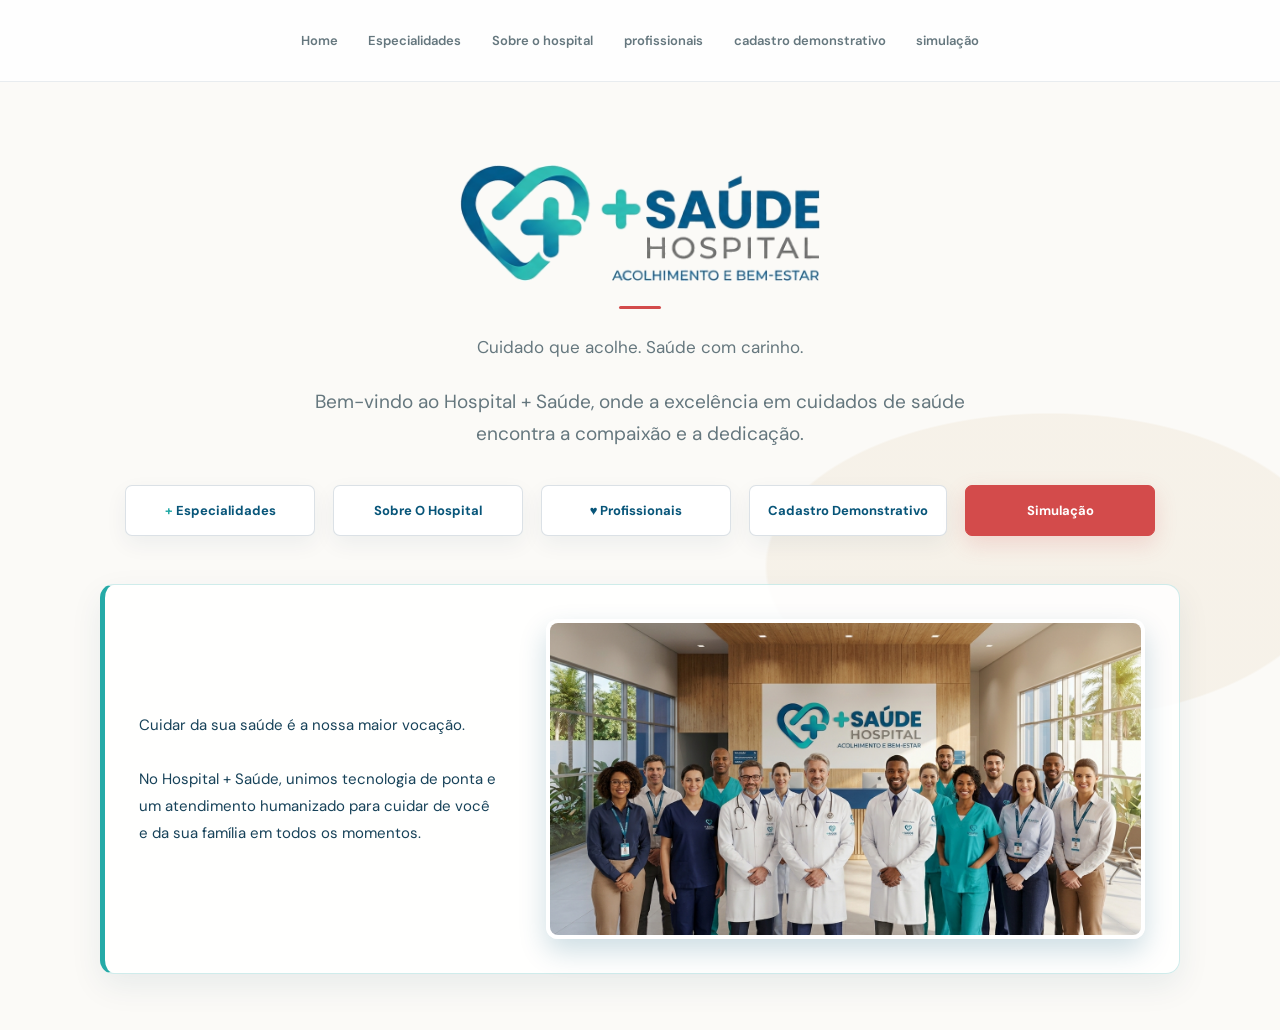
<file: index.html>
<!DOCTYPE html>
<html lang="pt">

<head>
  <meta charset="UTF-8">
  <meta name="viewport" content="width=device-width, initial-scale=1.0">
  <title>bem-vindo ao hospital + saude</title>
  <link rel="stylesheet" href="index.css">
</head>

<body class="pagina-cadastro">
  <nav class="menu-navegacao">
    <a href="index.html">Home</a>
    <a href="Especialidades.html">Especialidades</a>
    <a href="Sobreohospital.html">Sobre o hospital</a>
    <a href="Profissionais.html">profissionais</a>
    <a href="Cadastrodemonstrativo.html">cadastro demonstrativo</a>
    <a href="Simulação.html">simulação</a>
  </nav>


    <img src="assets/logo.png" alt="Logo da empresa" class="logo"> 

 <h2>'{+ saude}'</h2>

    <p class="texto-boas-vindas">Bem-vindo ao Hospital + Saúde, onde a excelência em cuidados de saúde encontra a compaixão e a dedicação.</p>

<button>
    <a href="Especialidades.html">especialidades</a>
</button>

<button>
    <a href="Sobreohospital.html">sobre o hospital</a>
</button>

<button>
    <a href="Profissionais.html">profissionais</a>
</button>

<button>
    <a href="Cadastrodemonstrativo.html">cadastro demonstrativo</a>
</button>

<button>
    <a href="Simulação.html">simulação</a>
</button>

<section class="apresentacao-hospital" aria-label="Sobre o Hospital + Saúde">
    <p>Cuidar da sua saúde é a nossa maior vocação.

No Hospital + Saúde, unimos tecnologia de ponta e um atendimento humanizado para cuidar de você e da sua família em todos os momentos.</p>
    <img src="assets/equipe.png" alt="equipe do Hospital + Saúde" class="imagem-hospital">
</section>
</body>

</html>
</file>
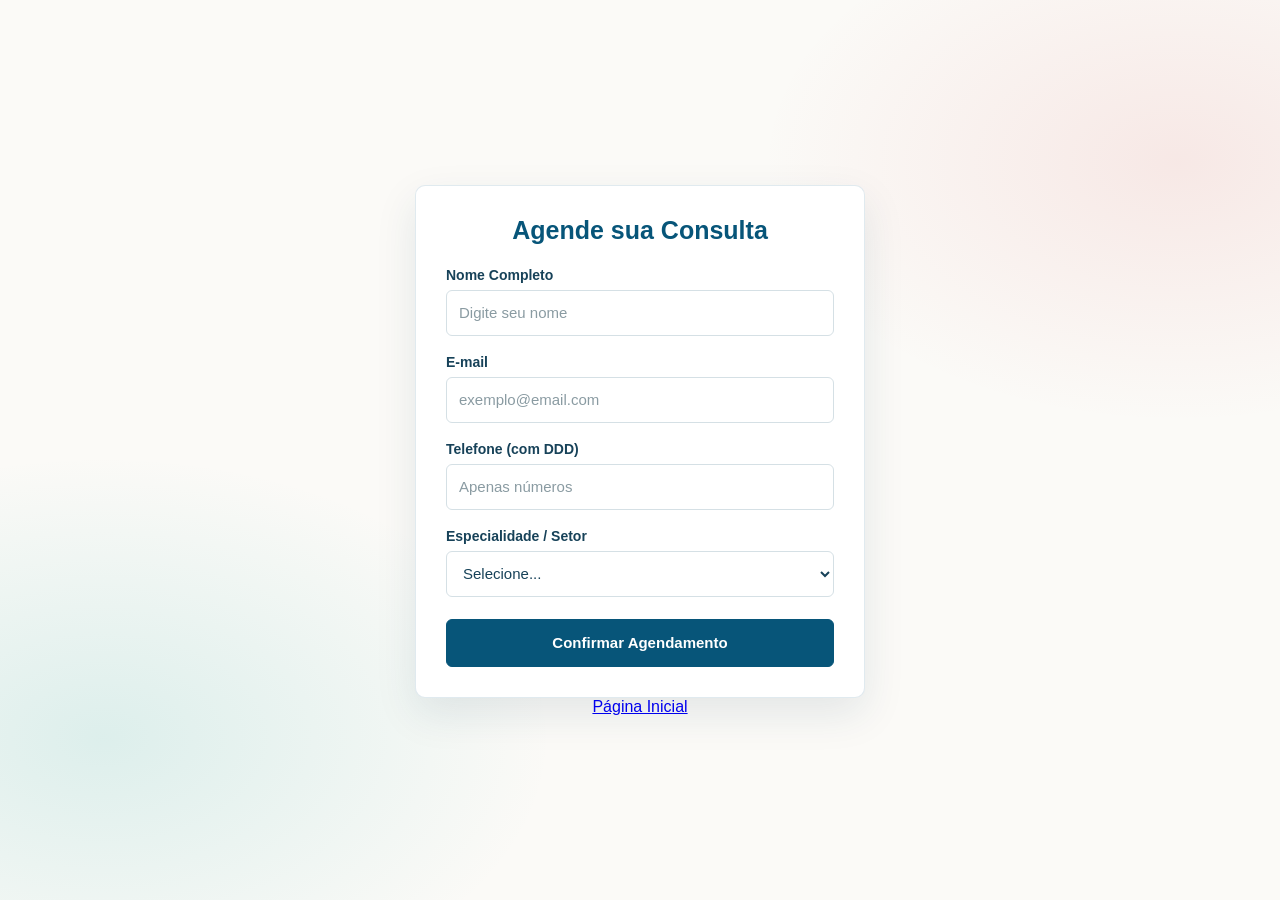
<file: Cadastrodemonstrativo.html>
<!DOCTYPE html>
<html lang="pt-BR">
<head>
    <meta charset="UTF-8">
    <meta name="viewport" content="width=device-width, initial-scale=1.0">
    <title>Agendamento Médico</title>
    <link rel="stylesheet" href="Cadastrodemonstrativo.css">
    <script src="Cadastrodemonstrativo.js" defer></script>
</head>
<body>

<div class="form-container">
    <h2>Agende sua Consulta</h2>
    
    <form id="agendamentoForm" novalidate>
        <div class="form-group" id="group-nome">
            <label for="nome">Nome Completo</label>
            <input type="text" id="nome" name="nome" placeholder="Digite seu nome" autocomplete="name" required aria-describedby="erro-nome" aria-invalid="false">
            <span class="error-message" id="erro-nome">Por favor, insira seu nome (mínimo 3 letras).</span>
        </div>

        <div class="form-group" id="group-email">
            <label for="email">E-mail</label>
            <input type="email" id="email" name="email" placeholder="exemplo@email.com" autocomplete="email" required aria-describedby="erro-email" aria-invalid="false">
            <span class="error-message" id="erro-email">Insira um endereço de e-mail válido.</span>
        </div>

        <div class="form-group" id="group-telefone">
            <label for="telefone">Telefone (com DDD)</label>
            <input type="tel" id="telefone" name="telefone" placeholder="Apenas números" autocomplete="tel" inputmode="numeric" required aria-describedby="erro-telefone" aria-invalid="false">
            <span class="error-message" id="erro-telefone">Insira um telefone válido (mínimo 10 números).</span>
        </div>

        <div class="form-group" id="group-especialidade">
            <label for="especialidade">Especialidade / Setor</label>
            <select id="especialidade" name="especialidade" required aria-describedby="erro-especialidade" aria-invalid="false">
                <option value="">Selecione...</option>
                <option value="Cardiologia">Cardiologia</option>
                <option value="Centro Cirúrgico">Centro Cirúrgico</option>
                <option value="Diagnóstico por Imagem">Diagnóstico por Imagem</option>
                <option value="Maternidade e Ginecologia">Maternidade e Ginecologia</option>
                <option value="Ortopedia e Traumatologia">Ortopedia e Traumatologia</option>
                <option value="Pediatria">Pediatria</option>
            </select>
            <span class="error-message" id="erro-especialidade">Selecione uma especialidade médica ou setor.</span>
        </div>

        <button type="submit">Confirmar Agendamento</button>
    </form>

    <div id="mensagemSucesso" class="success-card" role="status" aria-live="polite">
        <h3>🎉 Agendamento Solicitado!</h3>
        <p>Olá, <strong id="sucessoNome"></strong>.</p>
        <p>Sua pré-consulta para <strong><span id="sucessoEspecialidade"></span></strong> foi registrada na própria página.</p>
        <p>Confirmação enviada para: <br><em id="sucessoEmail"></em></p>
    </div>
</div>

<a href="index.html">Página Inicial</a>
</body>
</html>
</file>
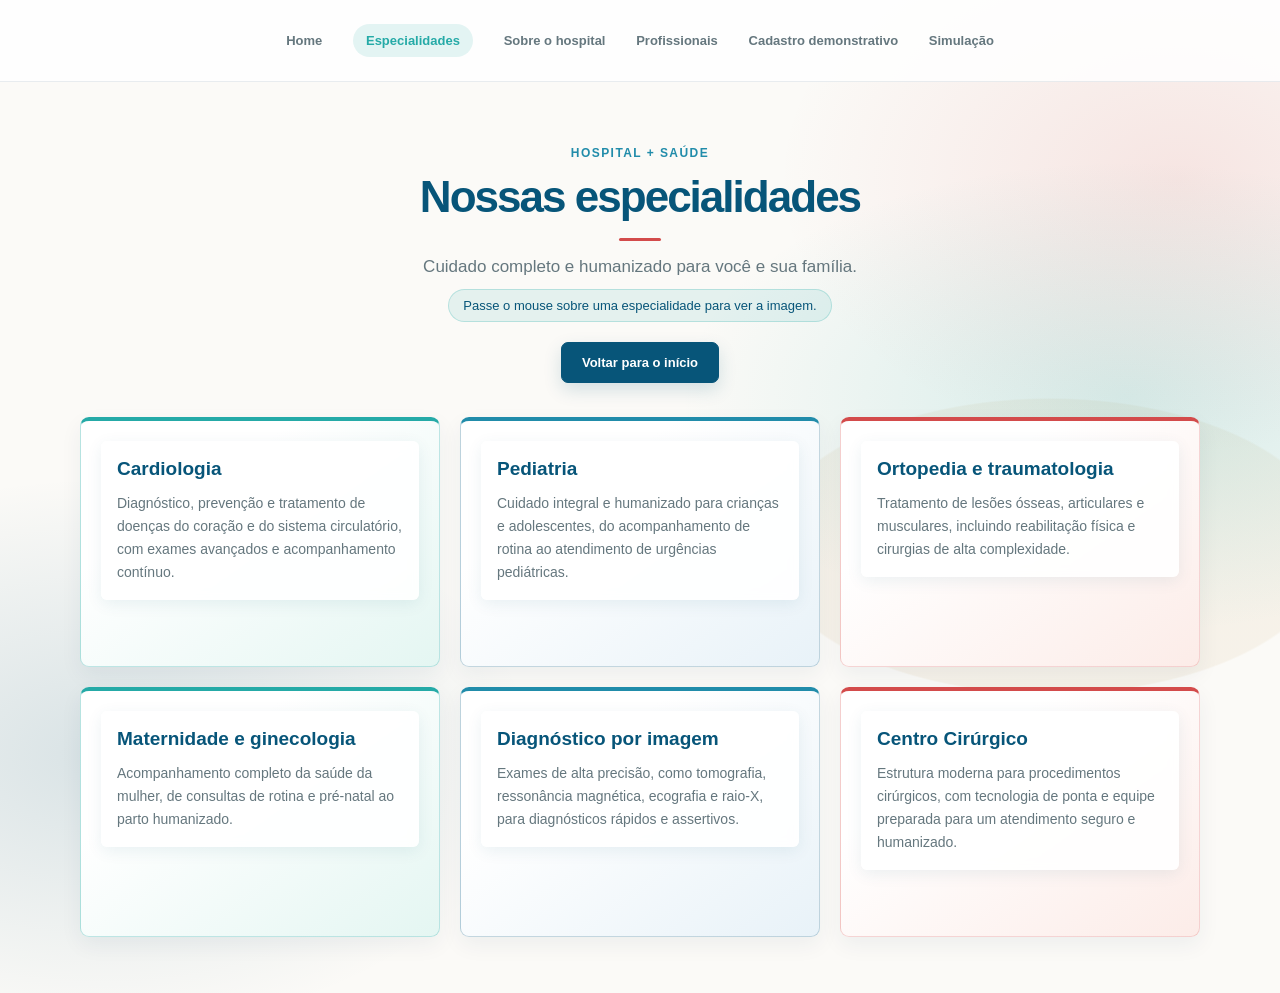
<file: Especialidades.html>
<!DOCTYPE html>
<html lang="pt">
<head>
    <meta charset="UTF-8">
    <meta name="viewport" content="width=device-width, initial-scale=1.0">
    <title>Especialidades | Hospital + Saúde</title>
    <link rel="stylesheet" href="Especialidades.css">
</head>
<body>
    <nav class="menu-navegacao" aria-label="Navegação principal">
        <a href="index.html">Home</a>
        <a href="Especialidades.html" aria-current="page">Especialidades</a>
        <a href="Sobreohospital.html">Sobre o hospital</a>
        <a href="Profissionais.html">Profissionais</a>
        <a href="Cadastrodemonstrativo.html">Cadastro demonstrativo</a>
        <a href="Simulação.html">Simulação</a>
    </nav>

    <main class="conteudo-especialidades">
        <header class="cabecalho-especialidades">
            <p class="sobretitulo">Hospital + Saúde</p>
            <h1>Nossas especialidades</h1>
            <p class="introducao">Cuidado completo e humanizado para você e sua família.</p>
            <p class="instrucao">Passe o mouse sobre uma especialidade para ver a imagem.</p>
            <a class="botao-inicio" href="index.html">Voltar para o início</a>
        </header>

        <section class="grade-especialidades" aria-label="Especialidades do hospital">
            <article class="especialidade" tabindex="0">
                <div class="especialidade-conteudo">
                    <h2>Cardiologia</h2>
                    <p>Diagnóstico, prevenção e tratamento de doenças do coração e do sistema circulatório, com exames avançados e acompanhamento contínuo.</p>
                </div>
                <img src="assets/cardiologia.png" alt="Imagem relacionada à cardiologia">
            </article>

            <article class="especialidade" tabindex="0">
                <div class="especialidade-conteudo">
                    <h2>Pediatria</h2>
                    <p>Cuidado integral e humanizado para crianças e adolescentes, do acompanhamento de rotina ao atendimento de urgências pediátricas.</p>
                </div>
                <img src="assets/pediatra.png" alt="Bebê recebendo cuidado médico">
            </article>

            <article class="especialidade" tabindex="0">
                <div class="especialidade-conteudo">
                    <h2>Ortopedia e traumatologia</h2>
                    <p>Tratamento de lesões ósseas, articulares e musculares, incluindo reabilitação física e cirurgias de alta complexidade.</p>
                </div>
                <img src="assets/ortepedia.png" alt="Imagem relacionada à ortopedia">
            </article>

            <article class="especialidade" tabindex="0">
                <div class="especialidade-conteudo">
                    <h2>Maternidade e ginecologia</h2>
                    <p>Acompanhamento completo da saúde da mulher, de consultas de rotina e pré-natal ao parto humanizado.</p>
                </div>
                <img src="assets/maternidade.png" alt="Imagem relacionada à maternidade">
            </article>

            <article class="especialidade" tabindex="0">
                <div class="especialidade-conteudo">
                    <h2>Diagnóstico por imagem</h2>
                    <p>Exames de alta precisão, como tomografia, ressonância magnética, ecografia e raio-X, para diagnósticos rápidos e assertivos.</p>
                </div>
                <img src="assets/raio x.png" alt="Equipamento de diagnóstico por imagem">
            </article>

            <article class="especialidade" tabindex="0">
                <div class="especialidade-conteudo">
                    <h2>Centro Cirúrgico</h2>
                    <p>Estrutura moderna para procedimentos cirúrgicos, com tecnologia de ponta e equipe preparada para um atendimento seguro e humanizado.</p>
                </div>
                <img src="assets/centro cirugico.png" alt="Centro cirúrgico do hospital">
            </article>
        </section>
    </main>
</body>
</html>
</file>
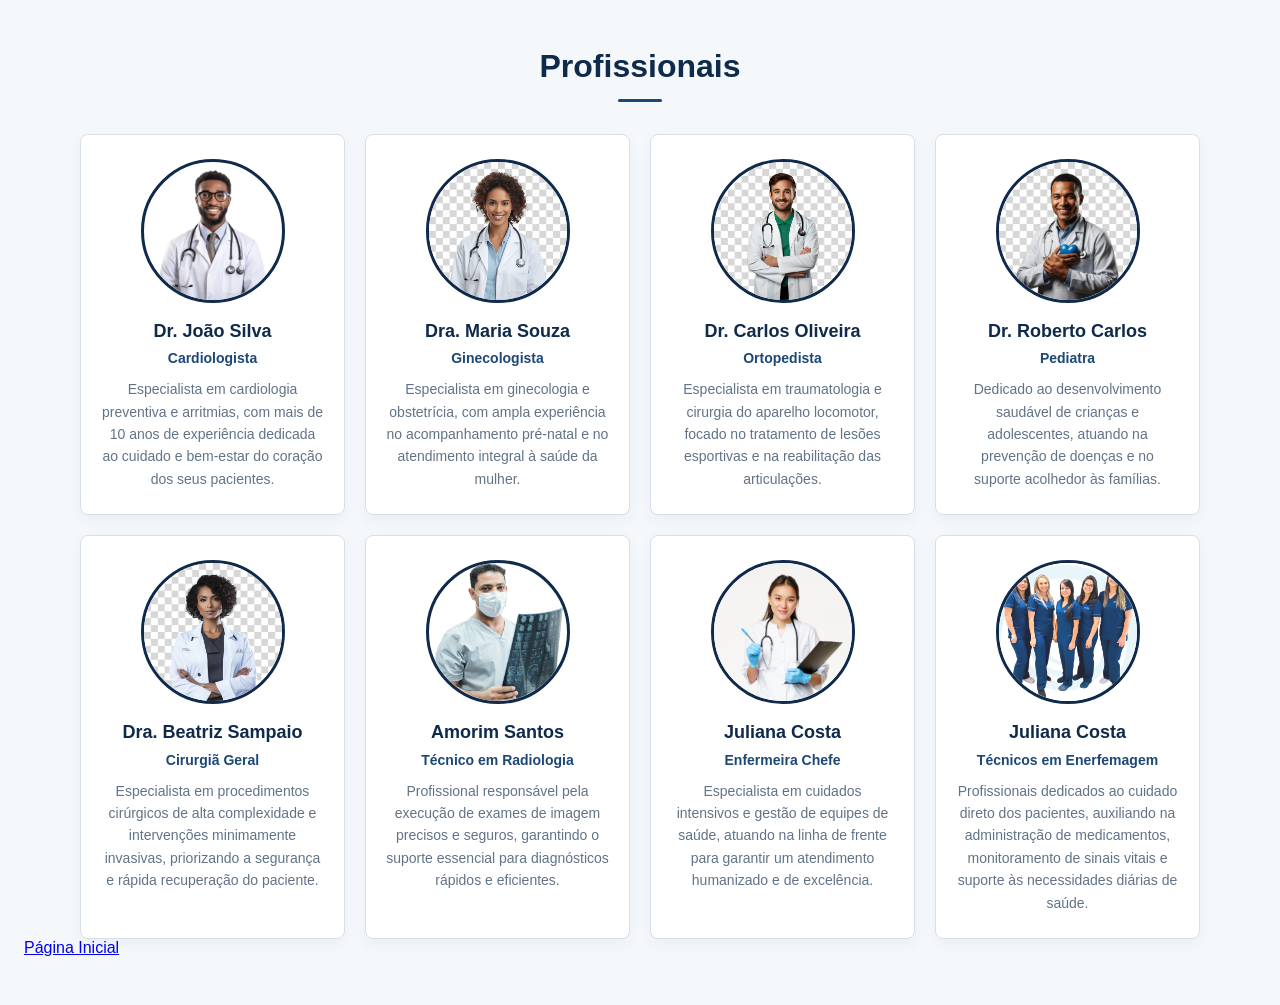
<file: Profissionais.html>
<!DOCTYPE html>
<html lang="pt">
<head>
    <meta charset="UTF-8">
    <meta name="viewport" content="width=device-width, initial-scale=1.0">
    <title>Equipe Técnica</title>
    <link rel="stylesheet" href="Profissionais.css">

</head>


<body> 
    <h1>Profissionais</h1> 
    
    <div class="profissionais-container"> 
        
        <div class="profissional"> 
            <img src="assets/Médico1.png" alt="Dr. João Silva"> 
            <h2>Dr. João Silva</h2> 
            <p class="especialidade">Cardiologista</p> 
            <p class="descricao">Especialista em cardiologia preventiva e arritmias, com mais de 10 anos de experiência dedicada ao cuidado e bem-estar do coração dos seus pacientes.</p> 
        </div> 

        <div class="profissional"> 
            <img src="assets/médica2.png" alt="Dra. Maria Souza"> 
            <h2>Dra. Maria Souza</h2> 
            <p class="especialidade">Ginecologista</p> 
            <p class="descricao">Especialista em ginecologia e obstetrícia, com ampla experiência no acompanhamento pré-natal e no atendimento integral à saúde da mulher.</p> 
        </div> 

        <div class="profissional"> 
            <img src="assets/médico4.png" alt="Dr. Carlos Oliveira"> 
            <h2>Dr. Carlos Oliveira</h2> 
            <p class="especialidade">Ortopedista</p> 
            <p class="descricao">Especialista em traumatologia e cirurgia do aparelho locomotor, focado no tratamento de lesões esportivas e na reabilitação das articulações.</p>
        </div> 

        <div class="profissional"> 
            <img src="assets/médico5.png" alt="Dr. Roberto Carlos"> 
            <h2>Dr. Roberto Carlos</h2> 
            <p class="especialidade">Pediatra</p> 
            <p class="descricao">Dedicado ao desenvolvimento saudável de crianças e adolescentes, atuando na prevenção de doenças e no suporte acolhedor às famílias.</p>
        </div> 

        <div class="profissional"> 
            <img src="assets/médico3.png" alt="Dra. Beatriz Sampaio"> 
            <h2>Dra. Beatriz Sampaio</h2> 
            <p class="especialidade">Cirurgiã Geral</p> 
            <p class="descricao">Especialista em procedimentos cirúrgicos de alta complexidade e intervenções minimamente invasivas, priorizando a segurança e rápida recuperação do paciente.</p>
        </div> 

        <div class="profissional"> 
            <img src="assets/técnicoemradiologia.png" alt="Amorim Santos - Técnico"> 
            <h2>Amorim Santos</h2> 
            <p class="especialidade">Técnico em Radiologia</p> 
            <p class="descricao">Profissional responsável pela execução de exames de imagem precisos e seguros, garantindo o suporte essencial para diagnósticos rápidos e eficientes.</p>
        </div> 

        <div class="profissional"> 
            <img src="assets/Enfermeira1.png" alt="Juliana Costa - Enfermeira"> 
            <h2>Juliana Costa</h2> 
            <p class="especialidade">Enfermeira Chefe</p> 
            <p class="descricao">Especialista em cuidados intensivos e gestão de equipes de saúde, atuando na linha de frente para garantir um atendimento humanizado e de excelência.</p>
        </div> 
        <div class="profissional"> 
            <img src="assets/equipetecenfermagem.png" alt="Juliana Costa - Enfermeira"> 
            <h2>Juliana Costa</h2> 
            <p class="especialidade">Técnicos em Enerfemagem</p> 
            <p class="descricao">Profissionais dedicados ao cuidado direto dos pacientes, auxiliando na administração de medicamentos, monitoramento de sinais vitais e suporte às necessidades diárias de saúde.</p>
            </div>
            </div>
</body>
<a href="index.html">Página Inicial</a>
</html>
</file>
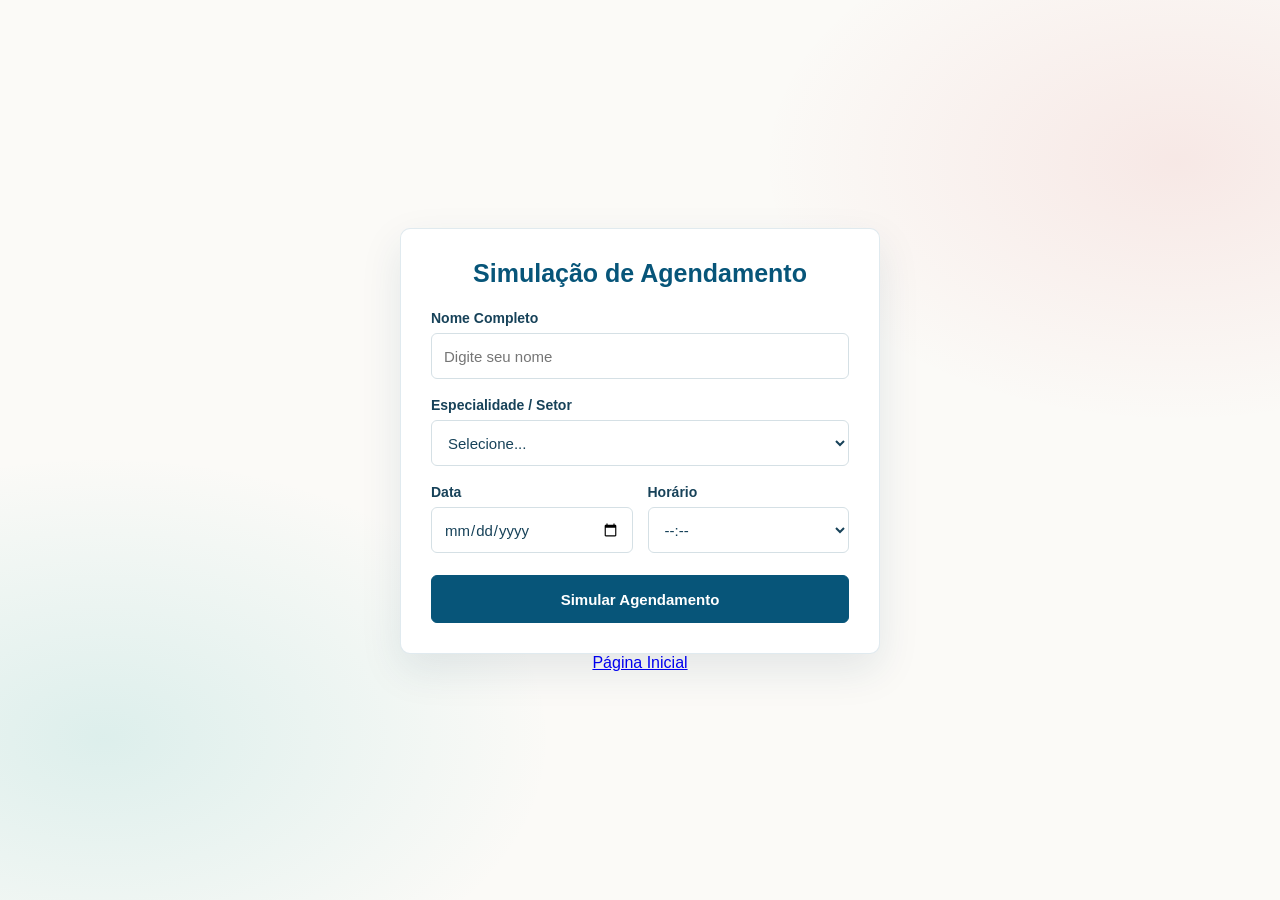
<file: Simulação.html>
<!DOCTYPE html>
<html lang="pt-BR">
<head>
    <meta charset="UTF-8">
    <meta name="viewport" content="width=device-width, initial-scale=1.0">
    <title>Simulação de Agendamento</title>
    <link rel="stylesheet" href="simulação.css">
</head>
<body>

<div class="form-container">
    <div id="formBlock">
        <h2>Simulação de Agendamento</h2>
        
        <form id="agendamentoForm" novalidate>
            <div class="form-group" id="group-nome">
                <label for="nome">Nome Completo</label>
                <input type="text" id="nome" placeholder="Digite seu nome">
                <span class="error-message">Por favor, insira seu nome (mínimo 3 letras).</span>
            </div>

            <div class="form-group" id="group-especialidade">
                <label for="especialidade">Especialidade / Setor</label>
                <select id="especialidade">
                    <option value="">Selecione...</option>
                    <option value="Cardiologia">Cardiologia</option>
                    <option value="Centro Cirúrgico">Centro Cirúrgico</option>
                    <option value="Cirurgia Geral">Cirurgia Geral</option>
                    <option value="Diagnóstico por Imagem">Diagnóstico por Imagem</option>
                    <option value="Maternidade e Ginecologia">Maternidade e Ginecologia</option>
                    <option value="Neurologia">Neurologia</option>
                    <option value="Ortopedia e Traumatologia">Ortopedia e Traumatologia</option>
                    <option value="Pediatria">Pediatria</option>
                </select>
                <span class="error-message">Selecione uma especialidade médica ou setor.</span>
            </div>

            <div class="row">
                <div class="form-group" id="group-data">
                    <label for="data">Data</label>
                    <input type="date" id="data">
                    <span class="error-message">Escolha hoje ou uma data futura.</span>
                </div>

                <div class="form-group" id="group-horario">
                    <label for="horario">Horário</label>
                    <select id="horario">
                        <option value="">--:--</option>
                        <option value="08:00">08:00</option>
                        <option value="09:00">09:00</option>
                        <option value="10:00">10:00</option>
                        <option value="11:00">11:00</option>
                        <option value="14:00">14:00</option>
                        <option value="15:00">15:00</option>
                        <option value="16:00">16:00</option>
                        <option value="17:00">17:00</option>
                    </select>
                    <span class="error-message">Escolha um horário.</span>
                </div>
            </div>

            <button type="submit">Simular Agendamento</button>
        </form>
    </div>

    <!-- Tela de Resumo da Simulação -->
    <div id="mensagemSucesso" class="simulation-card">
        <h3>📊 Resumo da Simulação</h3>
        
        <div class="simulation-details">
            <p><strong>Paciente:</strong> <span id="resumoNome"></span></p>
            <p><strong>Setor/Especialidade:</strong> <span id="resumoEspecialidade"></span></p>
            <p><strong>Data Escolhida:</strong> <span id="resumoData"></span></p>
            <p><strong>Horário Escolhido:</strong> <span id="resumoHorario">h</span></p>
        </div>

        <p class="alert-info">⚠️ Atenção: Esta é apenas uma demonstração visual. Nenhuma consulta real foi criada ou salva no sistema.</p>
        <button class="btn-voltar" type="button" onclick="novaSimulacao()">Nova Simulação</button>
    </div>
</div>

<script>
    const dataAtual = new Date();
    const hoje = [
        dataAtual.getFullYear(),
        String(dataAtual.getMonth() + 1).padStart(2, '0'),
        String(dataAtual.getDate()).padStart(2, '0')
    ].join('-');
    document.getElementById('data').setAttribute('min', hoje);

    document.getElementById('agendamentoForm').addEventListener('submit', function(event) {
        event.preventDefault(); 

        const nome = document.getElementById('nome').value.trim();
        const agendaData = document.getElementById('data').value;
        const horario = document.getElementById('horario').value;
        const especialidade = document.getElementById('especialidade').value;

        let formValido = true;

        if (nome.length < 3) { marcarComoInvalido('group-nome'); formValido = false; } else { marcarComoValido('group-nome'); }
        if (especialidade === "") { marcarComoInvalido('group-especialidade'); formValido = false; } else { marcarComoValido('group-especialidade'); }
        if (!agendaData || agendaData < hoje) { marcarComoInvalido('group-data'); formValido = false; } else { marcarComoValido('group-data'); }
        if (horario === "") { marcarComoInvalido('group-horario'); formValido = false; } else { marcarComoValido('group-horario'); }

        if (formValido) {
            // Formata a data de AAAA-MM-DD para DD/MM/AAAA
            const dataFormatada = agendaData.split('-').reverse().join('/');

            // Alimenta o card de resumo
            document.getElementById('resumoNome').textContent = nome;
            document.getElementById('resumoEspecialidade').textContent = especialidade;
            document.getElementById('resumoData').textContent = dataFormatada;
            document.getElementById('resumoHorario').textContent = horario;

            // Alterna as telas do container
            document.getElementById('mensagemSucesso').style.display = 'block';
            document.getElementById('formBlock').style.display = 'none';
        }
    });

    function marcarComoInvalido(id) { document.getElementById(id).classList.add('invalid'); }
    function marcarComoValido(id) { document.getElementById(id).classList.remove('invalid'); }

    function novaSimulacao() {
        document.getElementById('agendamentoForm').reset();
        document.getElementById('mensagemSucesso').style.display = 'none';
        document.getElementById('formBlock').style.display = 'block';
    }
</script>

<a href="index.html">Página Inicial</a>
</body>
</html>
</file>
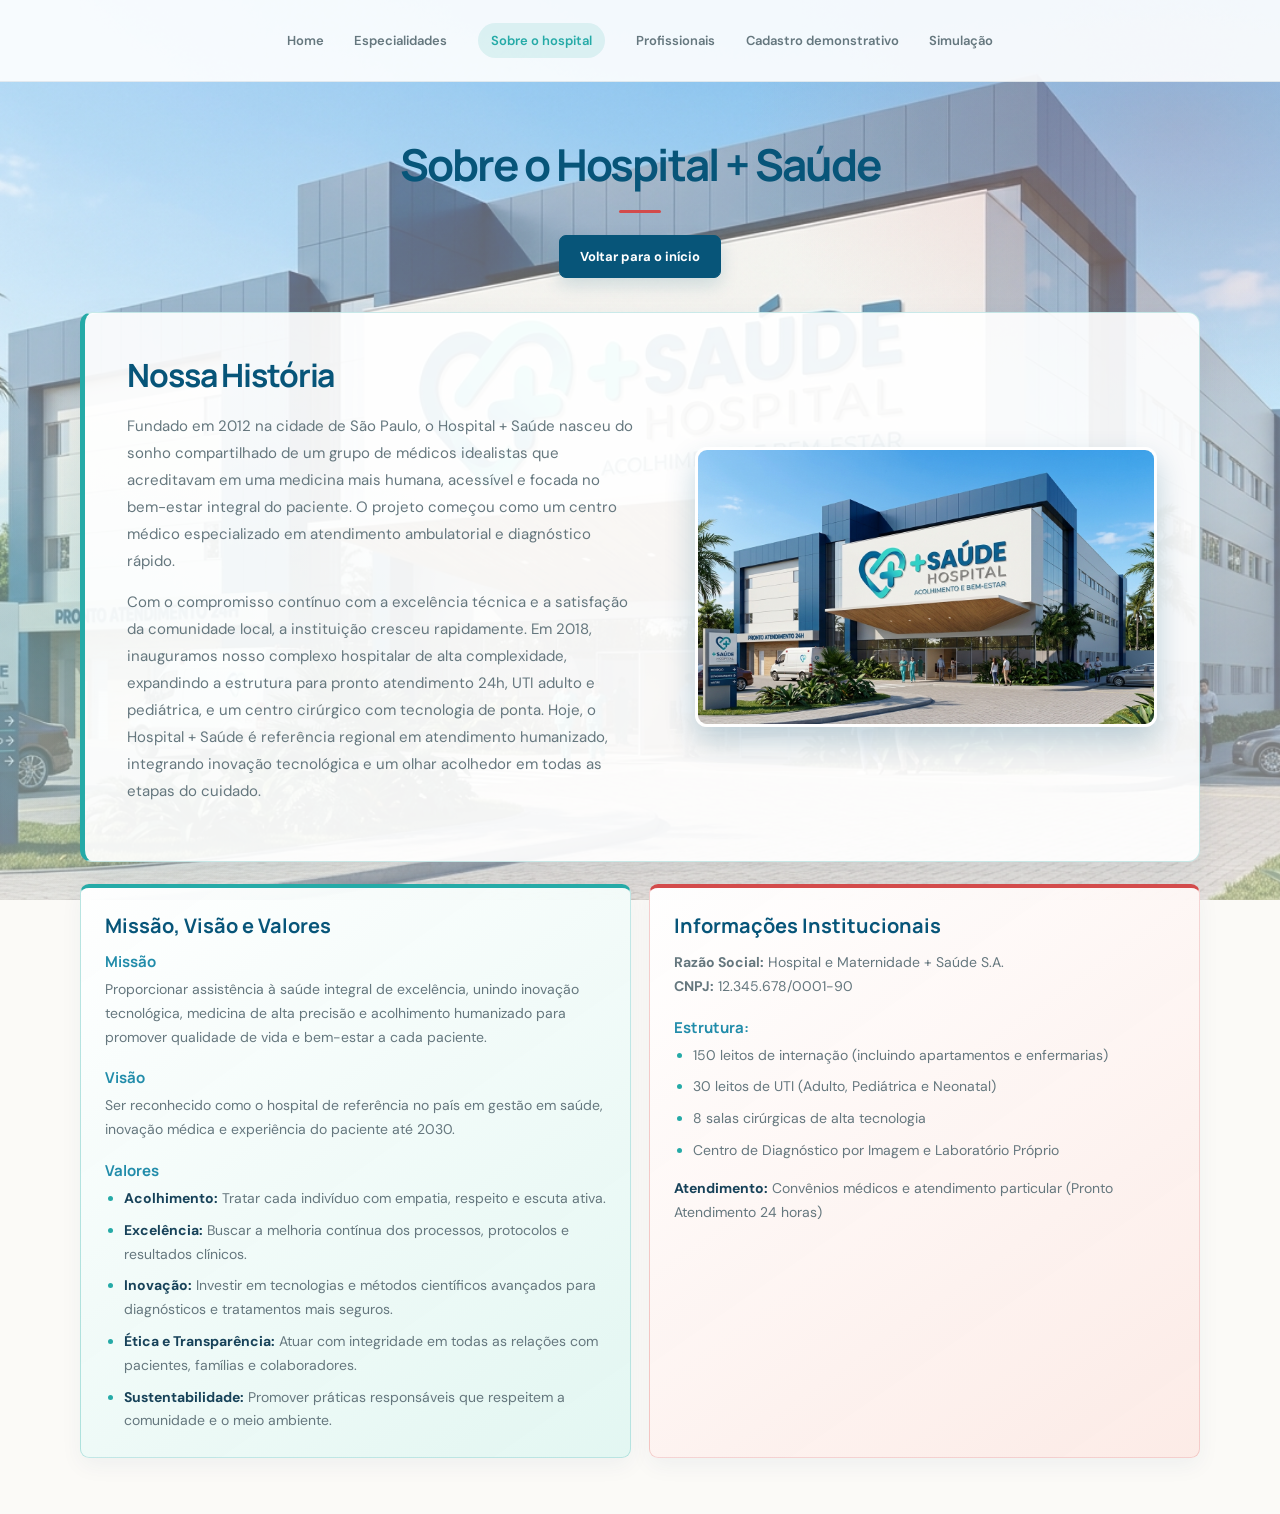
<file: Sobreohospital.html>
<!DOCTYPE html>
<html lang="pt">
<head>
    <meta charset="UTF-8">
    <meta name="viewport" content="width=device-width, initial-scale=1.0">
    <title>Sobre o Hospital | Hospital + Saúde</title>
    <link rel="stylesheet" href="sobreohospital.css">
</head>
<body>
    <nav class="menu-navegacao" aria-label="Navegação principal">
        <a href="index.html">Home</a>
        <a href="Especialidades.html">Especialidades</a>
        <a href="Sobreohospital.html" aria-current="page">Sobre o hospital</a>
        <a href="Profissionais.html">Profissionais</a>
        <a href="Cadastrodemonstrativo.html">Cadastro demonstrativo</a>
        <a href="Simulação.html">Simulação</a>
    </nav>

    <main class="conteudo-sobre">
        <header class="cabecalho-sobre">
            <h1>Sobre o Hospital + Saúde</h1>
            <a class="botao-inicio" href="index.html">Voltar para o início</a>
        </header>

        <section class="apresentacao" aria-labelledby="titulo-historia">
            <div class="texto-historia">
                <h2 id="titulo-historia">Nossa História</h2>
                <p>Fundado em 2012 na cidade de São Paulo, o Hospital + Saúde nasceu do sonho compartilhado de um grupo de médicos idealistas que acreditavam em uma medicina mais humana, acessível e focada no bem-estar integral do paciente. O projeto começou como um centro médico especializado em atendimento ambulatorial e diagnóstico rápido.</p>
                <p>Com o compromisso contínuo com a excelência técnica e a satisfação da comunidade local, a instituição cresceu rapidamente. Em 2018, inauguramos nosso complexo hospitalar de alta complexidade, expandindo a estrutura para pronto atendimento 24h, UTI adulto e pediátrica, e um centro cirúrgico com tecnologia de ponta. Hoje, o Hospital + Saúde é referência regional em atendimento humanizado, integrando inovação tecnológica e um olhar acolhedor em todas as etapas do cuidado.</p>
            </div>
            <figure class="foto-hospital">
                <img src="assets/hospital.png" alt="imagem do hospital">
            </figure>
        </section>

        <section class="grade-institucional" aria-label="Missão, visão, valores e estrutura">
            <article class="cartao-institucional cartao-valores">
                <h2>Missão, Visão e Valores</h2>
                <h3>Missão</h3>
                <p>Proporcionar assistência à saúde integral de excelência, unindo inovação tecnológica, medicina de alta precisão e acolhimento humanizado para promover qualidade de vida e bem-estar a cada paciente.</p>
                <h3>Visão</h3>
                <p>Ser reconhecido como o hospital de referência no país em gestão em saúde, inovação médica e experiência do paciente até 2030.</p>
                <h3>Valores</h3>
                <ul>
                    <li><strong>Acolhimento:</strong> Tratar cada indivíduo com empatia, respeito e escuta ativa.</li>
                    <li><strong>Excelência:</strong> Buscar a melhoria contínua dos processos, protocolos e resultados clínicos.</li>
                    <li><strong>Inovação:</strong> Investir em tecnologias e métodos científicos avançados para diagnósticos e tratamentos mais seguros.</li>
                    <li><strong>Ética e Transparência:</strong> Atuar com integridade em todas as relações com pacientes, famílias e colaboradores.</li>
                    <li><strong>Sustentabilidade:</strong> Promover práticas responsáveis que respeitem a comunidade e o meio ambiente.</li>
                </ul>
            </article>

            <article class="cartao-institucional cartao-estrutura">
                <h2>Informações Institucionais</h2>
                <p><strong>Razão Social:</strong> Hospital e Maternidade + Saúde S.A.</p>
                <p><strong>CNPJ:</strong> 12.345.678/0001-90</p>
                <h3>Estrutura:</h3>
                <ul>
                    <li>150 leitos de internação (incluindo apartamentos e enfermarias)</li>
                    <li>30 leitos de UTI (Adulto, Pediátrica e Neonatal)</li>
                    <li>8 salas cirúrgicas de alta tecnologia</li>
                    <li>Centro de Diagnóstico por Imagem e Laboratório Próprio</li>
                </ul>
                <p class="atendimento"><strong>Atendimento:</strong> Convênios médicos e atendimento particular (Pronto Atendimento 24 horas)</p>
            </article>
        </section>
    </main>
</body>
</html>
</file>
<file: index.css>
@import url('https://fonts.googleapis.com/css2?family=DM+Sans:wght@400;500;600;700&family=Manrope:wght@500;600;700;800&display=swap');

:root {
  color-scheme: light;
  --azul: #075579;
  --azul-claro: #218caa;
  --turquesa: #25aaa7;
  --vermelho: #d34b4b;
  --vermelho-escuro: #b83d43;
  --bege: #f4eee3;
  --bege-claro: #fbfaf7;
  --texto: #174259;
  --texto-suave: #65777e;
  --branco: #fff;
}

* {
  box-sizing: border-box;
}

body.pagina-cadastro {
  min-width: 320px;
  min-height: 100vh;
  margin: 0;
  overflow-x: hidden;
  padding-bottom: 56px;
  background:
    radial-gradient(ellipse at 82% 55%, rgba(244, 238, 227, 0.7) 0, rgba(244, 238, 227, 0.7) 19%, transparent 19.2%),
    var(--bege-claro);
  color: var(--texto);
  font-family: 'DM Sans', Arial, sans-serif;
  text-align: center;
  -webkit-font-smoothing: antialiased;
}

.menu-navegacao {
  display: flex;
  min-height: 82px;
  align-items: center;
  justify-content: center;
  gap: clamp(16px, 2.4vw, 34px);
  padding: 14px 28px;
  border-bottom: 1px solid rgba(18, 59, 89, 0.09);
  background: rgba(255, 255, 255, 0.86);
}

.menu-navegacao a {
  color: var(--texto-suave);
  font-size: 13px;
  font-weight: 600;
  text-decoration: none;
  transition: color 160ms ease;
}

.menu-navegacao a:hover,
.menu-navegacao a:focus-visible {
  color: var(--turquesa);
}

.logo {
  display: block;
  width: min(390px, 72vw);
  height: auto;
  margin: 68px auto 10px;
}

.texto-boas-vindas {
  width: min(720px, calc(100% - 48px));
  margin: 24px auto 0;
  color: var(--texto-suave);
  font-size: clamp(16px, 2vw, 19px);
  line-height: 1.7;
}

.imagem-hospital {
  display: block;
  width: min(1080px, calc(100% - 48px));
  height: clamp(230px, 38vw, 430px);
  margin: 42px auto 0;
  border: 6px solid var(--branco);
  border-radius: 18px;
  object-fit: cover;
  object-position: center 55%;
  box-shadow:
    0 0 0 2px rgba(37, 170, 167, 0.3),
    0 20px 46px rgba(7, 85, 121, 0.2);
}

.apresentacao-hospital {
  display: grid;
  width: min(1080px, calc(100% - 48px));
  grid-template-columns: minmax(220px, 0.75fr) minmax(0, 1.25fr);
  align-items: center;
  gap: clamp(24px, 4vw, 48px);
  margin: 48px auto 0;
  padding: clamp(20px, 3vw, 34px);
  border: 1px solid rgba(37, 170, 167, 0.22);
  border-left: 5px solid var(--turquesa);
  border-radius: 14px;
  background: rgba(255, 255, 255, 0.84);
  box-shadow: 0 12px 32px rgba(18, 59, 89, 0.08);
  text-align: left;
}

.apresentacao-hospital p {
  margin: 0;
  color: var(--texto);
  font-size: 15px;
  line-height: 1.8;
  white-space: pre-line;
}

.apresentacao-hospital .imagem-hospital {
  width: 100%;
  height: clamp(220px, 27vw, 320px);
  margin: 0;
  border: 4px solid var(--branco);
  border-radius: 12px;
  box-shadow: 0 12px 28px rgba(7, 85, 121, 0.2);
}

.pagina-cadastro h2 {
  margin: 0 auto;
  position: relative;
  color: var(--azul);
  font-family: Manrope, 'DM Sans', sans-serif;
  font-size: 0;
  font-weight: 700;
  letter-spacing: -0.045em;
  line-height: 1.2;
}

.pagina-cadastro h2::before {
  display: block;
  width: 42px;
  height: 3px;
  margin: 0 auto 15px;
  border-radius: 2px;
  background: var(--vermelho);
  content: '';
}

.pagina-cadastro h2::after {
  display: block;
  width: fit-content;
  margin: 10px auto 0;
  color: var(--texto-suave);
  content: 'Cuidado que acolhe. Saúde com carinho.';
  font-family: 'DM Sans', Arial, sans-serif;
  font-size: 17px;
  font-weight: 400;
  letter-spacing: 0;
  line-height: 1.6;
}

.pagina-cadastro > br {
  display: none;
}

.pagina-cadastro > button {
  min-width: 190px;
  margin: 35px 7px 0;
  padding: 0;
  overflow: hidden;
  border: 1px solid rgba(18, 59, 89, 0.15);
  border-radius: 7px;
  background: var(--branco);
  box-shadow: 0 8px 22px rgba(18, 59, 89, 0.06);
  font: inherit;
  transition: transform 160ms ease, box-shadow 160ms ease, background-color 160ms ease;
}

.pagina-cadastro > button:hover {
  transform: translateY(-3px);
  border-color: var(--azul);
  background: var(--azul);
  box-shadow: 0 13px 28px rgba(18, 59, 89, 0.14);
}

.pagina-cadastro > button a {
  display: block;
  padding: 16px 18px;
  color: var(--azul);
  font-size: 13px;
  font-weight: 700;
  text-decoration: none;
  text-transform: capitalize;
  transition: color 160ms ease;
}

.pagina-cadastro > button:hover a,
.pagina-cadastro > button a:focus-visible {
  color: var(--branco);
}

.pagina-cadastro > button:first-of-type a::before {
  color: var(--turquesa);
}

.pagina-cadastro > button:first-of-type a::before {
  content: '+  ';
}

.pagina-cadastro > button:nth-of-type(3) a::before {
  content: '♥  ';
}

.pagina-cadastro > button:last-of-type {
  border-color: var(--vermelho);
  background: var(--vermelho);
  box-shadow: 0 8px 22px rgba(211, 75, 75, 0.18);
}

.pagina-cadastro > button:last-of-type a {
  color: var(--branco);
}

.pagina-cadastro > button:last-of-type:hover {
  border-color: var(--vermelho-escuro);
  background: var(--vermelho-escuro);
  box-shadow: 0 13px 28px rgba(184, 61, 67, 0.22);
}

.pagina-cadastro > button:hover a::before {
  color: var(--vermelho);
}

a:focus-visible {
  outline: 3px solid rgba(211, 75, 75, 0.55);
  outline-offset: 4px;
}

@media (max-width: 760px) {
  .menu-navegacao {
    gap: 12px 20px;
    flex-wrap: wrap;
    padding: 18px 20px;
  }

  .menu-navegacao a {
    font-size: 12px;
  }

  .logo {
    margin-top: 52px;
  }

  .texto-boas-vindas {
    width: calc(100% - 40px);
  }

  .apresentacao-hospital {
    width: calc(100% - 40px);
    grid-template-columns: 1fr;
    gap: 20px;
    margin-top: 32px;
    padding: 20px;
  }

  .apresentacao-hospital .imagem-hospital {
    height: clamp(210px, 55vw, 320px);
    border-width: 4px;
    border-radius: 10px;
  }

  .pagina-cadastro > button {
    min-width: min(230px, calc(100% - 48px));
    margin: 20px 6px 0;
  }
}

@media (max-width: 480px) {
  .menu-navegacao {
    gap: 12px 16px;
  }

  .pagina-cadastro h2::after {
    max-width: 90%;
    font-size: 14px;
  }

  .pagina-cadastro > button {
    display: block;
    width: calc(100% - 48px);
    margin: 14px auto 0;
  }
}

@media (prefers-reduced-motion: reduce) {
  *,
  *::before,
  *::after {
    scroll-behavior: auto !important;
    transition-duration: 0.01ms !important;
  }
}
</file>
<file: Cadastrodemonstrativo.css>
:root {
	color-scheme: light;
	--azul: #075579;
	--azul-claro: #218caa;
	--turquesa: #25aaa7;
	--vermelho: #d34b4b;
	--texto: #174259;
	--texto-suave: #65777e;
	--borda: #d5e0e5;
	--branco: #ffffff;
}

* {
	box-sizing: border-box;
}

body {
	display: flex;
	min-width: 320px;
	min-height: 100vh;
	flex-direction: column;
	align-items: center;
	justify-content: center;
	margin: 0;
	padding: 32px 20px;
	background:
		radial-gradient(ellipse at 92% 18%, rgba(211, 75, 75, 0.1), transparent 25%),
		radial-gradient(ellipse at 8% 82%, rgba(37, 170, 167, 0.14), transparent 27%),
		#fbfaf7;
	color: var(--texto);
	font-family: "DM Sans", "Segoe UI", sans-serif;
	-webkit-font-smoothing: antialiased;
}

.form-container {
	width: min(100%, 450px);
	padding: 30px;
	border: 1px solid rgba(7, 85, 121, 0.12);
	border-radius: 10px;
	background: var(--branco);
	box-shadow: 0 16px 42px rgba(18, 59, 89, 0.1);
}

.form-container h2 {
	margin: 0 0 22px;
	color: var(--azul);
	font-family: Manrope, "DM Sans", "Segoe UI", sans-serif;
	font-size: 25px;
	text-align: center;
}

.form-group {
	margin-bottom: 18px;
}

.form-group label {
	display: block;
	margin-bottom: 7px;
	color: var(--texto);
	font-size: 14px;
	font-weight: 700;
}

.form-group input,
.form-group select {
	width: 100%;
	min-height: 46px;
	padding: 11px 12px;
	border: 1px solid var(--borda);
	border-radius: 6px;
	background: var(--branco);
	color: var(--texto);
	font: inherit;
	font-size: 15px;
	transition: border-color 160ms ease, box-shadow 160ms ease;
}

.form-group input::placeholder {
	color: #8a9ba2;
}

.form-group input:focus,
.form-group select:focus {
	border-color: var(--azul-claro);
	outline: none;
	box-shadow: 0 0 0 3px rgba(33, 140, 170, 0.14);
}

.error-message {
	display: none;
	margin-top: 6px;
	color: var(--vermelho);
	font-size: 12px;
	line-height: 1.4;
}

.form-group.invalid input,
.form-group.invalid select {
	border-color: var(--vermelho);
	background-color: #fffafa;
}

.form-group.invalid .error-message {
	display: block;
}

.form-container button {
	width: 100%;
	min-height: 48px;
	margin-top: 4px;
	padding: 12px 16px;
	border: 1px solid var(--azul);
	border-radius: 6px;
	background: var(--azul);
	color: var(--branco);
	font: inherit;
	font-size: 15px;
	font-weight: 700;
	cursor: pointer;
	transition: border-color 160ms ease, background-color 160ms ease, transform 160ms ease;
}

.form-container button:hover {
	transform: translateY(-1px);
	border-color: var(--turquesa);
	background: var(--turquesa);
}

.form-container button:focus-visible,
.btn-voltar:focus-visible {
	outline: 3px solid rgba(211, 75, 75, 0.45);
	outline-offset: 3px;
}

.success-card {
	display: none;
	margin-top: 20px;
	padding: 20px;
	border: 1px solid rgba(37, 170, 167, 0.35);
	border-radius: 8px;
	background: #f0faf8;
	color: var(--texto);
	text-align: center;
}

.success-card h3 {
	margin: 0 0 10px;
	color: var(--azul);
}

.success-card p {
	margin: 8px 0 0;
	color: var(--texto-suave);
	font-size: 14px;
	line-height: 1.55;
	overflow-wrap: anywhere;
}

.success-card strong,
.success-card em {
	color: var(--texto);
}

.pagina-inicial {
	width: min(100%, 450px);
	margin-top: 18px;
	text-align: center;
}

.btn-voltar {
	display: inline-flex;
	min-height: 42px;
	align-items: center;
	justify-content: center;
	gap: 8px;
	padding: 10px 14px;
	border: 1px solid rgba(7, 85, 121, 0.22);
	border-radius: 6px;
	color: var(--azul);
	font-size: 14px;
	font-weight: 700;
	text-decoration: none;
	transition: border-color 160ms ease, background-color 160ms ease;
}

.btn-voltar:hover {
	border-color: var(--turquesa);
	background: rgba(37, 170, 167, 0.08);
}

@media (max-width: 480px) {
	body {
		justify-content: flex-start;
		padding: 24px 16px;
	}

	.form-container {
		padding: 24px 20px;
	}

	.form-container h2 {
		font-size: 22px;
	}
}

@media (prefers-reduced-motion: reduce) {
	*,
	*::before,
	*::after {
		scroll-behavior: auto !important;
		transition-duration: 0.01ms !important;
	}
}
</file>
<file: Especialidades.css>
:root {
  color-scheme: light;
  --azul: #075579;
  --azul-claro: #218caa;
  --turquesa: #25aaa7;
  --vermelho: #d34b4b;
  --bege-claro: #fbfaf7;
  --texto: #174259;
  --texto-suave: #65777e;
  --branco: #fff;
}

* {
  box-sizing: border-box;
}

body {
  min-width: 320px;
  min-height: 100vh;
  margin: 0;
  padding-bottom: 56px;
  overflow-x: hidden;
  background:
    radial-gradient(ellipse at 92% 18%, rgba(211, 75, 75, 0.12) 0, transparent 24%),
    radial-gradient(ellipse at 88% 40%, rgba(37, 170, 167, 0.18) 0, transparent 28%),
    radial-gradient(ellipse at 8% 76%, rgba(7, 85, 121, 0.14) 0, transparent 26%),
    radial-gradient(ellipse at 82% 55%, rgba(244, 238, 227, 0.7) 0, rgba(244, 238, 227, 0.7) 19%, transparent 19.2%),
    var(--bege-claro);
  color: var(--texto);
  font-family: 'DM Sans', Arial, sans-serif;
  -webkit-font-smoothing: antialiased;
}

.menu-navegacao {
  display: flex;
  min-height: 82px;
  align-items: center;
  justify-content: center;
  gap: clamp(16px, 2.4vw, 34px);
  padding: 14px 28px;
  border-bottom: 1px solid rgba(18, 59, 89, 0.09);
  background: rgba(255, 255, 255, 0.86);
}

.menu-navegacao a {
  color: var(--texto-suave);
  font-size: 13px;
  font-weight: 600;
  text-decoration: none;
  transition: color 160ms ease;
}

.menu-navegacao a:hover,
.menu-navegacao a:focus-visible,
.menu-navegacao a[aria-current="page"] {
  color: var(--turquesa);
}

.menu-navegacao a[aria-current="page"] {
  padding: 9px 13px;
  border-radius: 20px;
  background: rgba(37, 170, 167, 0.12);
}

.conteudo-especialidades {
  width: min(1120px, calc(100% - 48px));
  margin: 0 auto;
}

.cabecalho-especialidades {
  padding: 64px 0 34px;
  text-align: center;
}

.sobretitulo {
  margin: 0 0 12px;
  color: var(--azul-claro);
  font-size: 12px;
  font-weight: 700;
  letter-spacing: 0.12em;
  text-transform: uppercase;
}

.cabecalho-especialidades h1 {
  margin: 0;
  color: var(--azul);
  font-family: Manrope, 'DM Sans', Arial, sans-serif;
  font-size: clamp(30px, 5vw, 44px);
  font-weight: 700;
  letter-spacing: -0.045em;
}

.cabecalho-especialidades h1::after {
  display: block;
  width: 42px;
  height: 3px;
  margin: 16px auto;
  border-radius: 2px;
  background: var(--vermelho);
  content: '';
}

.introducao {
  margin: 0;
  color: var(--texto-suave);
  font-size: 17px;
}

.instrucao {
  display: inline-block;
  margin: 12px 0 0;
  padding: 8px 14px;
  border: 1px solid rgba(37, 170, 167, 0.24);
  border-radius: 20px;
  background: rgba(37, 170, 167, 0.1);
  color: var(--azul);
  font-size: 13px;
}

.botao-inicio {
  display: table;
  margin: 20px auto 0;
  padding: 12px 20px;
  border: 1px solid var(--azul);
  border-radius: 7px;
  background: var(--azul);
  box-shadow: 0 7px 18px rgba(7, 85, 121, 0.16);
  color: var(--branco);
  font-size: 13px;
  font-weight: 700;
  text-decoration: none;
  transition: transform 160ms ease, background-color 160ms ease, box-shadow 160ms ease;
}

.botao-inicio:hover,
.botao-inicio:focus-visible {
  transform: translateY(-2px);
  border-color: var(--vermelho);
  background: var(--vermelho);
  box-shadow: 0 10px 22px rgba(211, 75, 75, 0.2);
}

.grade-especialidades {
  display: grid;
  grid-template-columns: repeat(3, minmax(0, 1fr));
  gap: 20px;
}

.especialidade {
  position: relative;
  display: flex;
  min-height: 250px;
  align-items: flex-start;
  padding: 20px;
  overflow: hidden;
  border: 1px solid rgba(37, 170, 167, 0.3);
  border-top: 4px solid var(--turquesa);
  border-radius: 9px;
  background: linear-gradient(145deg, #fff 30%, #e4f6f2);
  box-shadow: 0 8px 22px rgba(18, 59, 89, 0.06);
  isolation: isolate;
  transition: transform 180ms ease, box-shadow 180ms ease, border-color 180ms ease;
}

.especialidade:nth-child(3n + 2) {
  border-color: rgba(7, 85, 121, 0.24);
  border-top-color: var(--azul-claro);
  background: linear-gradient(145deg, #fff 30%, #e8f2f8);
}

.especialidade:nth-child(3n) {
  border-color: rgba(211, 75, 75, 0.24);
  border-top-color: var(--vermelho);
  background: linear-gradient(145deg, #fff 30%, #fcece8);
}

.especialidade:hover,
.especialidade:focus-visible {
  transform: translateY(-3px);
  border-color: var(--turquesa);
  box-shadow: 0 13px 28px rgba(18, 59, 89, 0.14);
  outline: none;
}

.especialidade img {
  position: absolute;
  z-index: 0;
  inset: 0;
  width: 100%;
  height: 100%;
  object-fit: cover;
  opacity: 0;
  visibility: hidden;
  transform: scale(1.04);
  transition: opacity 220ms ease, visibility 220ms ease, transform 350ms ease;
}

.especialidade:hover img,
.especialidade:focus-visible img {
  opacity: 1;
  visibility: visible;
  transform: scale(1.1);
}

.especialidade-conteudo {
  position: relative;
  z-index: 1;
  padding: 16px;
  border-radius: 6px;
  background: rgba(255, 255, 255, 0.9);
  box-shadow: 0 4px 16px rgba(7, 85, 121, 0.08);
  backdrop-filter: blur(5px);
}

.especialidade h2 {
  margin: 0 0 10px;
  color: var(--azul);
  font-family: Manrope, 'DM Sans', Arial, sans-serif;
  font-size: 19px;
  line-height: 1.3;
}

.especialidade p {
  margin: 0;
  color: var(--texto-suave);
  font-size: 14px;
  line-height: 1.65;
}

a:focus-visible {
  outline: 3px solid rgba(211, 75, 75, 0.55);
  outline-offset: 4px;
}

@media (max-width: 760px) {
  .menu-navegacao {
    gap: 12px 20px;
    flex-wrap: wrap;
    padding: 18px 20px;
  }

  .menu-navegacao a {
    font-size: 12px;
  }

  .grade-especialidades {
    grid-template-columns: repeat(2, minmax(0, 1fr));
  }
}

@media (max-width: 520px) {
  .conteudo-especialidades {
    width: calc(100% - 32px);
  }

  .cabecalho-especialidades {
    padding-top: 44px;
  }

  .introducao {
    font-size: 15px;
  }

  .grade-especialidades {
    grid-template-columns: 1fr;
    gap: 14px;
  }

  .especialidade {
    min-height: 220px;
  }
}

@media (prefers-reduced-motion: reduce) {
  *,
  *::before,
  *::after {
    scroll-behavior: auto !important;
    transition-duration: 0.01ms !important;
  }
}
</file>
<file: Profissionais.css>
:root {
	color-scheme: light;
	--azul-marinho: #102a4c;
	--azul: #1d4775;
	--texto: #263b52;
	--texto-suave: #617386;
	--borda: #d7e0e9;
	--fundo: #f5f8fb;
	--branco: #ffffff;
}

* {
	box-sizing: border-box;
}

body {
	min-width: 320px;
	min-height: 100vh;
	margin: 0;
	padding: 48px 24px;
	background: var(--fundo);
	color: var(--texto);
	font-family: "Segoe UI", Arial, sans-serif;
	-webkit-font-smoothing: antialiased;
}

h1 {
	margin: 0 0 32px;
	color: var(--azul-marinho);
	font-size: 32px;
	font-weight: 700;
	text-align: center;
}

h1::after {
	display: block;
	width: 44px;
	height: 3px;
	margin: 14px auto 0;
	border-radius: 2px;
	background: var(--azul);
	content: "";
}

.profissionais-container {
	display: grid;
	width: min(100%, 1120px);
	grid-template-columns: repeat(auto-fit, minmax(min(100%, 245px), 1fr));
	gap: 20px;
	margin: 0 auto;
}

.profissional {
	padding: 24px 20px;
	border: 1px solid var(--borda);
	border-radius: 8px;
	background: var(--branco);
	box-shadow: 0 5px 16px rgba(16, 42, 76, 0.05);
	text-align: center;
	transition: border-color 160ms ease, box-shadow 160ms ease, transform 160ms ease;
}

.profissional:hover {
	transform: translateY(-3px);
	border-color: #9eb4cc;
	box-shadow: 0 10px 24px rgba(16, 42, 76, 0.1);
}

.profissional img {
	display: block;
	width: 144px;
	height: 144px;
	margin: 0 auto 16px;
	border: 3px solid var(--azul-marinho);
	border-radius: 50%;
	object-fit: cover;
	object-position: center top;
}

.profissional h2 {
	margin: 0 0 7px;
	color: var(--azul-marinho);
	font-size: 18px;
	line-height: 1.35;
}

.profissional .especialidade {
	margin: 0 0 12px;
	color: var(--azul);
	font-size: 14px;
	font-weight: 700;
}

.profissional .descricao {
	margin: 0;
	color: var(--texto-suave);
	font-size: 14px;
	line-height: 1.6;
}

@media (max-width: 560px) {
	body {
		padding: 32px 16px;
	}

	h1 {
		margin-bottom: 24px;
		font-size: 28px;
	}

	.profissionais-container {
		grid-template-columns: 1fr;
		gap: 14px;
	}

	.profissional {
		padding: 22px 18px;
	}
}

@media (prefers-reduced-motion: reduce) {
	*,
	*::before,
	*::after {
		scroll-behavior: auto !important;
		transition-duration: 0.01ms !important;
	}
}
</file>
<file: simulação.css>
:root {
	color-scheme: light;
	--azul: #075579;
	--azul-claro: #218caa;
	--turquesa: #25aaa7;
	--vermelho: #d34b4b;
	--texto: #174259;
	--texto-suave: #65777e;
	--borda: #d5e0e5;
	--branco: #ffffff;
}

* {
	box-sizing: border-box;
}

body {
	display: flex;
	min-width: 320px;
	min-height: 100vh;
	flex-direction: column;
	align-items: center;
	justify-content: center;
	margin: 0;
	padding: 32px 20px;
	background:
		radial-gradient(ellipse at 92% 18%, rgba(211, 75, 75, 0.1), transparent 25%),
		radial-gradient(ellipse at 8% 82%, rgba(37, 170, 167, 0.14), transparent 27%),
		#fbfaf7;
	color: var(--texto);
	font-family: "DM Sans", "Segoe UI", sans-serif;
	-webkit-font-smoothing: antialiased;
}

.form-container {
	width: min(100%, 480px);
	padding: 30px;
	border: 1px solid rgba(7, 85, 121, 0.12);
	border-radius: 10px;
	background: var(--branco);
	box-shadow: 0 16px 42px rgba(18, 59, 89, 0.1);
}

.form-container h2 {
	margin: 0 0 22px;
	color: var(--azul);
	font-family: Manrope, "DM Sans", "Segoe UI", sans-serif;
	font-size: 25px;
	text-align: center;
}

.form-group {
	min-width: 0;
	margin-bottom: 18px;
}

.row {
	display: flex;
	gap: 15px;
}

.row .form-group {
	flex: 1;
}

.form-group label {
	display: block;
	margin-bottom: 7px;
	color: var(--texto);
	font-size: 14px;
	font-weight: 700;
}

.form-group input,
.form-group select {
	width: 100%;
	min-height: 46px;
	padding: 11px 12px;
	border: 1px solid var(--borda);
	border-radius: 6px;
	background: var(--branco);
	color: var(--texto);
	font: inherit;
	font-size: 15px;
	transition: border-color 160ms ease, box-shadow 160ms ease;
}

.form-group input:focus,
.form-group select:focus {
	border-color: var(--azul-claro);
	outline: none;
	box-shadow: 0 0 0 3px rgba(33, 140, 170, 0.14);
}

.error-message {
	display: none;
	margin-top: 6px;
	color: var(--vermelho);
	font-size: 12px;
	line-height: 1.4;
}

.form-group.invalid input,
.form-group.invalid select {
	border-color: var(--vermelho);
	background: #fffafa;
}

.form-group.invalid .error-message {
	display: block;
}

.form-container button {
	width: 100%;
	min-height: 48px;
	margin-top: 4px;
	padding: 12px 16px;
	border: 1px solid var(--azul);
	border-radius: 6px;
	background: var(--azul);
	color: var(--branco);
	font: inherit;
	font-size: 15px;
	font-weight: 700;
	cursor: pointer;
	transition: border-color 160ms ease, background-color 160ms ease, transform 160ms ease;
}

.form-container button:hover {
	transform: translateY(-1px);
	border-color: var(--turquesa);
	background: var(--turquesa);
}

.simulation-card {
	display: none;
	padding: 24px;
	border: 1px solid rgba(33, 140, 170, 0.3);
	border-radius: 8px;
	background: #f0f8fa;
	color: var(--texto);
}

.simulation-card h3 {
	margin: 0 0 16px;
	color: var(--azul);
	text-align: center;
}

.simulation-details {
	margin-bottom: 16px;
	padding: 15px;
	border: 1px solid var(--borda);
	border-radius: 6px;
	background: var(--branco);
}

.simulation-details p {
	color: var(--texto-suave);
	font-size: 14px;
	line-height: 1.8;
	overflow-wrap: anywhere;
}

.simulation-details strong {
	color: var(--texto);
}

.alert-info {
	color: var(--texto-suave);
	font-size: 12px;
	font-style: italic;
	line-height: 1.5;
	text-align: center;
}

.form-container .btn-voltar {
	margin-top: 16px;
	border-color: var(--azul-claro);
	background: var(--azul-claro);
}

.form-container .btn-voltar:hover {
	border-color: var(--turquesa);
	background: var(--turquesa);
}

.link-inicio {
	display: inline-flex;
	min-height: 42px;
	align-items: center;
	justify-content: center;
	gap: 8px;
	margin-top: 18px;
	padding: 10px 14px;
	border: 1px solid rgba(7, 85, 121, 0.22);
	border-radius: 6px;
	color: var(--azul);
	font-size: 14px;
	font-weight: 700;
	text-decoration: none;
	transition: border-color 160ms ease, background-color 160ms ease;
}

.link-inicio:hover {
	border-color: var(--turquesa);
	background: rgba(37, 170, 167, 0.08);
}

.form-container button:focus-visible,
.link-inicio:focus-visible {
	outline: 3px solid rgba(211, 75, 75, 0.45);
	outline-offset: 3px;
}

@media (max-width: 480px) {
	body {
		justify-content: flex-start;
		padding: 24px 16px;
	}

	.form-container {
		padding: 24px 20px;
	}

	.form-container h2 {
		font-size: 22px;
	}

	.row {
		gap: 10px;
	}
}

@media (max-width: 360px) {
	.row {
		flex-direction: column;
		gap: 0;
	}
}

@media (prefers-reduced-motion: reduce) {
	*,
	*::before,
	*::after {
		scroll-behavior: auto !important;
		transition-duration: 0.01ms !important;
	}
}
</file>
<file: sobreohospital.css>
@import url('https://fonts.googleapis.com/css2?family=DM+Sans:wght@400;500;600;700&family=Manrope:wght@500;600;700;800&display=swap');

:root {
  color-scheme: light;
  --azul: #075579;
  --azul-claro: #218caa;
  --turquesa: #25aaa7;
  --vermelho: #d34b4b;
  --bege-claro: #fbfaf7;
  --texto: #174259;
  --texto-suave: #65777e;
  --branco: #fff;
}

* {
  box-sizing: border-box;
}

body {
  min-width: 320px;
  min-height: 100vh;
  margin: 0;
  padding-bottom: 56px;
  overflow-x: hidden;
  background-color: var(--bege-claro);
  background-image:
    radial-gradient(ellipse at 92% 14%, rgba(211, 75, 75, 0.18) 0, transparent 26%),
    radial-gradient(ellipse at 8% 72%, rgba(37, 170, 167, 0.2) 0, transparent 30%),
    linear-gradient(rgba(251, 250, 247, 0.35), rgba(251, 250, 247, 0.5)),
    url('assets/hospital.png');
  background-position: center, center, center, center;
  background-size: cover;
  background-attachment: fixed;
  background-repeat: no-repeat;
  color: var(--texto);
  font-family: 'DM Sans', Arial, sans-serif;
  -webkit-font-smoothing: antialiased;
}

.menu-navegacao {
  display: flex;
  min-height: 82px;
  align-items: center;
  justify-content: center;
  gap: clamp(16px, 2.4vw, 34px);
  padding: 14px 28px;
  border-bottom: 1px solid rgba(18, 59, 89, 0.09);
  background: rgba(255, 255, 255, 0.9);
}

.menu-navegacao a {
  color: var(--texto-suave);
  font-size: 13px;
  font-weight: 600;
  text-decoration: none;
  transition: color 160ms ease;
}

.menu-navegacao a:hover,
.menu-navegacao a:focus-visible,
.menu-navegacao a[aria-current="page"] {
  color: var(--turquesa);
}

.menu-navegacao a[aria-current="page"] {
  padding: 9px 13px;
  border-radius: 20px;
  background: rgba(37, 170, 167, 0.12);
}

.conteudo-sobre {
  width: min(1120px, calc(100% - 48px));
  margin: 0 auto;
}

.cabecalho-sobre {
  padding: 52px 0 34px;
  text-align: center;
}

.sobretitulo,
.etiqueta {
  margin: 0 0 10px;
  color: var(--azul-claro);
  font-size: 12px;
  font-weight: 700;
  letter-spacing: 0.12em;
  text-transform: uppercase;
}

.cabecalho-sobre h1 {
  margin: 0;
  color: var(--azul);
  font-family: Manrope, 'DM Sans', Arial, sans-serif;
  font-size: clamp(30px, 5vw, 44px);
  font-weight: 700;
  letter-spacing: -0.045em;
}

.cabecalho-sobre h1::after {
  display: block;
  width: 42px;
  height: 3px;
  margin: 16px auto;
  border-radius: 2px;
  background: var(--vermelho);
  content: '';
}

.botao-inicio {
  display: inline-block;
  margin-top: 6px;
  padding: 12px 20px;
  border: 1px solid var(--azul);
  border-radius: 7px;
  background: var(--azul);
  box-shadow: 0 7px 18px rgba(7, 85, 121, 0.16);
  color: var(--branco);
  font-size: 13px;
  font-weight: 700;
  text-decoration: none;
  transition: transform 160ms ease, background-color 160ms ease, box-shadow 160ms ease;
}

.botao-inicio:hover,
.botao-inicio:focus-visible {
  transform: translateY(-2px);
  border-color: var(--vermelho);
  background: var(--vermelho);
  box-shadow: 0 10px 22px rgba(211, 75, 75, 0.2);
}

.cabecalho-sobre > p:last-child {
  margin: 0;
  color: var(--texto-suave);
  font-size: 17px;
}

.apresentacao {
  display: grid;
  grid-template-columns: 1.05fr 0.95fr;
  align-items: center;
  gap: clamp(28px, 5vw, 58px);
  padding: clamp(22px, 4vw, 42px);
  border: 1px solid rgba(37, 170, 167, 0.24);
  border-left: 5px solid var(--turquesa);
  border-radius: 12px;
  background: rgba(255, 255, 255, 0.91);
  box-shadow: 0 12px 32px rgba(18, 59, 89, 0.08);
}

.texto-historia h2 {
  margin: 0 0 18px;
  color: var(--azul);
  font-family: Manrope, 'DM Sans', Arial, sans-serif;
  font-size: clamp(24px, 3vw, 32px);
  letter-spacing: -0.035em;
  line-height: 1.25;
}

.texto-historia > p:not(.etiqueta) {
  margin: 0 0 14px;
  color: var(--texto-suave);
  font-size: 15px;
  line-height: 1.8;
}

.foto-hospital {
  margin: 0;
}

.foto-hospital img {
  display: block;
  width: 100%;
  min-height: 280px;
  max-height: 390px;
  border: 3px solid var(--branco);
  border-radius: 12px;
  object-fit: cover;
  box-shadow: 0 14px 30px rgba(7, 85, 121, 0.24);
}

.foto-hospital figcaption {
  margin-top: 10px;
  color: var(--texto-suave);
  font-size: 12px;
  text-align: center;
}

.grade-institucional {
  display: grid;
  grid-template-columns: repeat(2, minmax(0, 1fr));
  gap: 18px;
  margin-top: 22px;
}

.cartao-institucional {
  padding: 24px;
  border: 1px solid rgba(37, 170, 167, 0.28);
  border-top: 4px solid var(--turquesa);
  border-radius: 9px;
  background: linear-gradient(145deg, rgba(255, 255, 255, 0.97), rgba(225, 246, 241, 0.95));
  box-shadow: 0 8px 22px rgba(18, 59, 89, 0.05);
  transition: transform 180ms ease, box-shadow 180ms ease;
}

.cartao-estrutura {
  border-color: rgba(211, 75, 75, 0.24);
  border-top-color: var(--vermelho);
  background: linear-gradient(145deg, rgba(255, 255, 255, 0.97), rgba(252, 234, 229, 0.95));
}

.cartao-institucional:hover {
  transform: translateY(-3px);
  box-shadow: 0 13px 28px rgba(18, 59, 89, 0.12);
}

.cartao-institucional h2 {
  margin: 0 0 12px;
  color: var(--azul);
  font-family: Manrope, 'DM Sans', Arial, sans-serif;
  font-size: 20px;
}

.cartao-institucional h3 {
  margin: 18px 0 6px;
  color: var(--azul-claro);
  font-family: Manrope, 'DM Sans', Arial, sans-serif;
  font-size: 15px;
}

.cartao-institucional h2 + h3 {
  margin-top: 0;
}

.cartao-institucional > p,
.cartao-institucional li {
  color: var(--texto-suave);
  font-size: 14px;
  line-height: 1.7;
}

.cartao-institucional > p {
  margin: 0;
}

.cartao-institucional ul {
  display: grid;
  gap: 8px;
  margin: 0;
  padding-left: 19px;
}

.cartao-institucional li::marker {
  color: var(--turquesa);
}

.cartao-institucional li strong,
.atendimento strong {
  color: var(--texto);
}

.cartao-institucional .atendimento {
  margin-top: 14px;
}

.informacoes-legais {
  display: flex;
  flex-wrap: wrap;
  justify-content: center;
  gap: 8px 28px;
  margin-top: 22px;
  padding: 17px 20px;
  border-radius: 8px;
  border: 1px solid rgba(7, 85, 121, 0.14);
  background: rgba(225, 241, 246, 0.92);
}

.informacoes-legais p {
  margin: 0;
  color: var(--texto-suave);
  font-size: 13px;
}

.informacoes-legais strong {
  color: var(--azul);
}

a:focus-visible {
  outline: 3px solid rgba(211, 75, 75, 0.55);
  outline-offset: 4px;
}

@media (max-width: 760px) {
  .menu-navegacao {
    gap: 12px 20px;
    flex-wrap: wrap;
    padding: 18px 20px;
  }

  .menu-navegacao a {
    font-size: 12px;
  }

  .apresentacao {
    grid-template-columns: 1fr;
  }

  .foto-hospital img {
    min-height: 250px;
  }
}

@media (max-width: 520px) {
  .conteudo-sobre {
    width: calc(100% - 32px);
  }

  .cabecalho-sobre {
    padding-top: 40px;
  }

  .cabecalho-sobre > p:last-child {
    font-size: 15px;
  }

  .apresentacao {
    gap: 18px;
    padding: 20px;
  }

  .foto-hospital img {
    min-height: 210px;
  }

  .grade-institucional {
    grid-template-columns: 1fr;
    gap: 14px;
  }
}

@media (prefers-reduced-motion: reduce) {
  *,
  *::before,
  *::after {
    scroll-behavior: auto !important;
    transition-duration: 0.01ms !important;
  }
}
</file>
